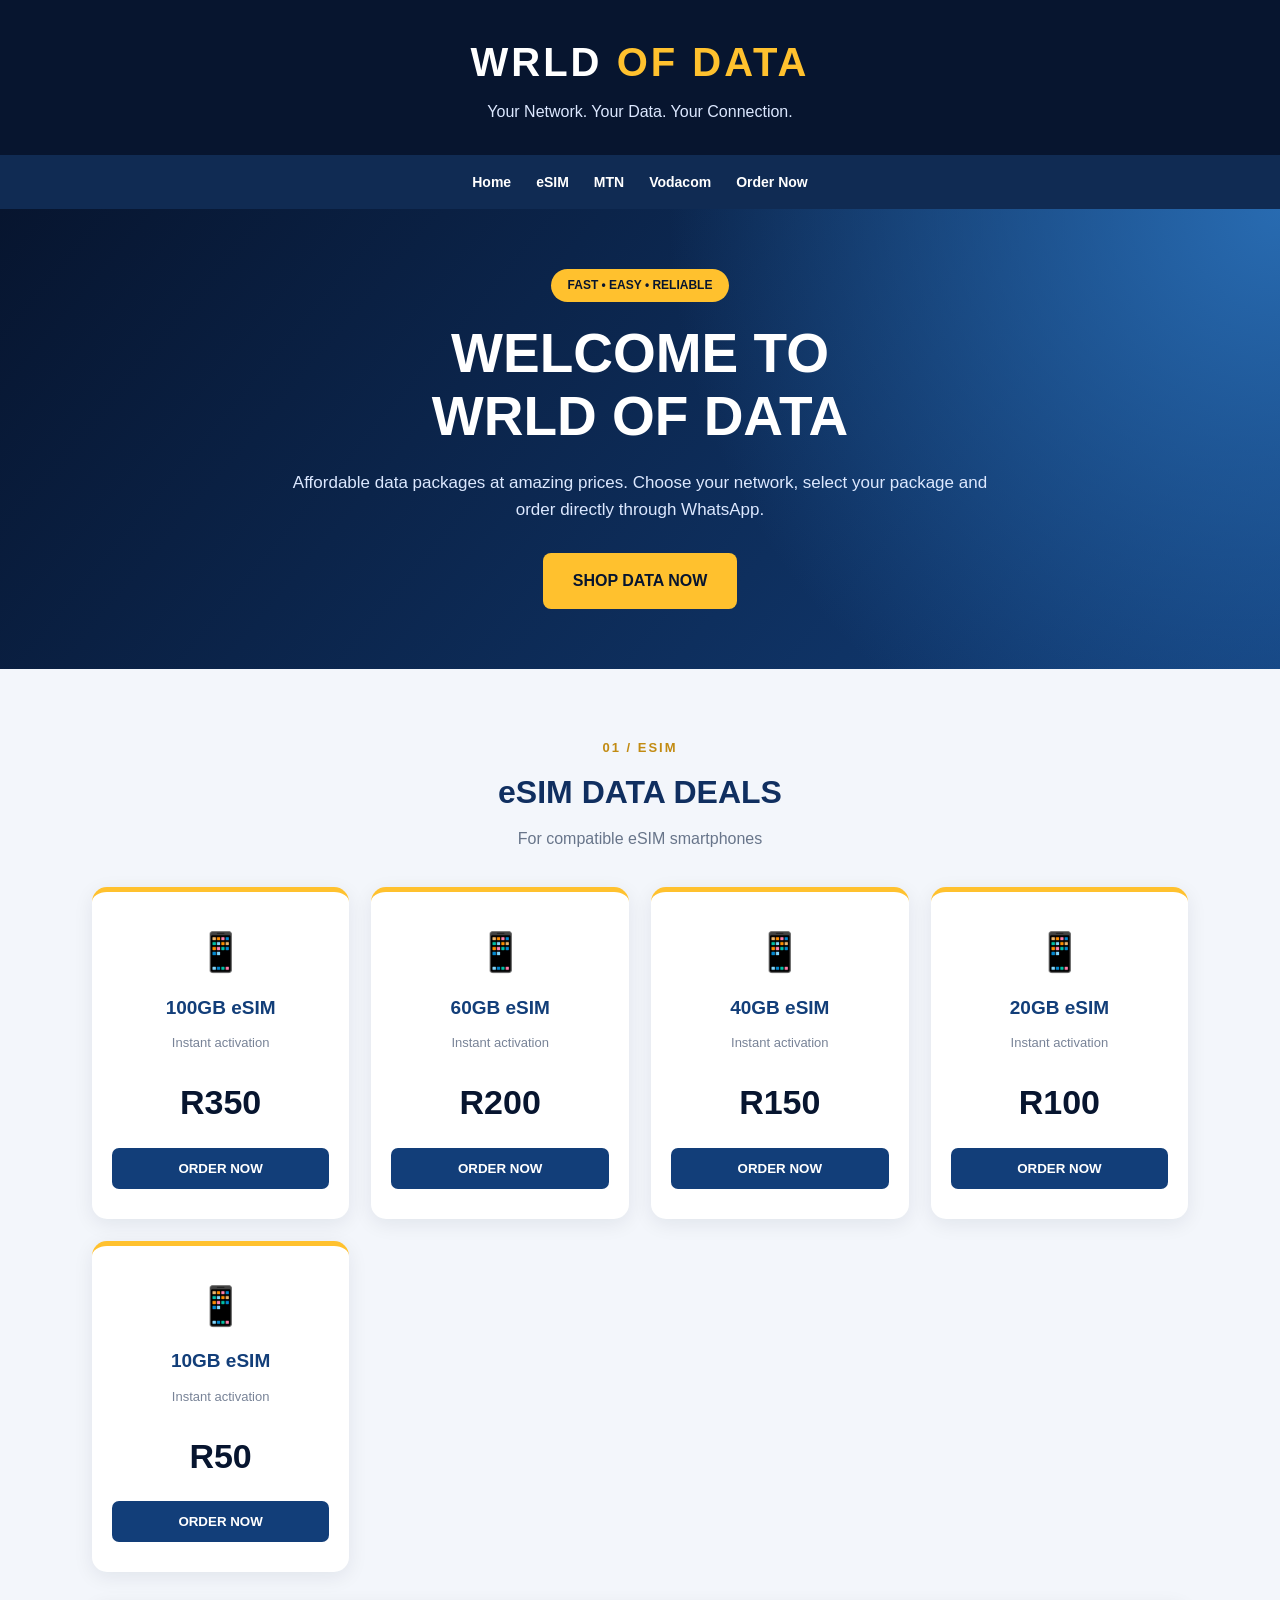
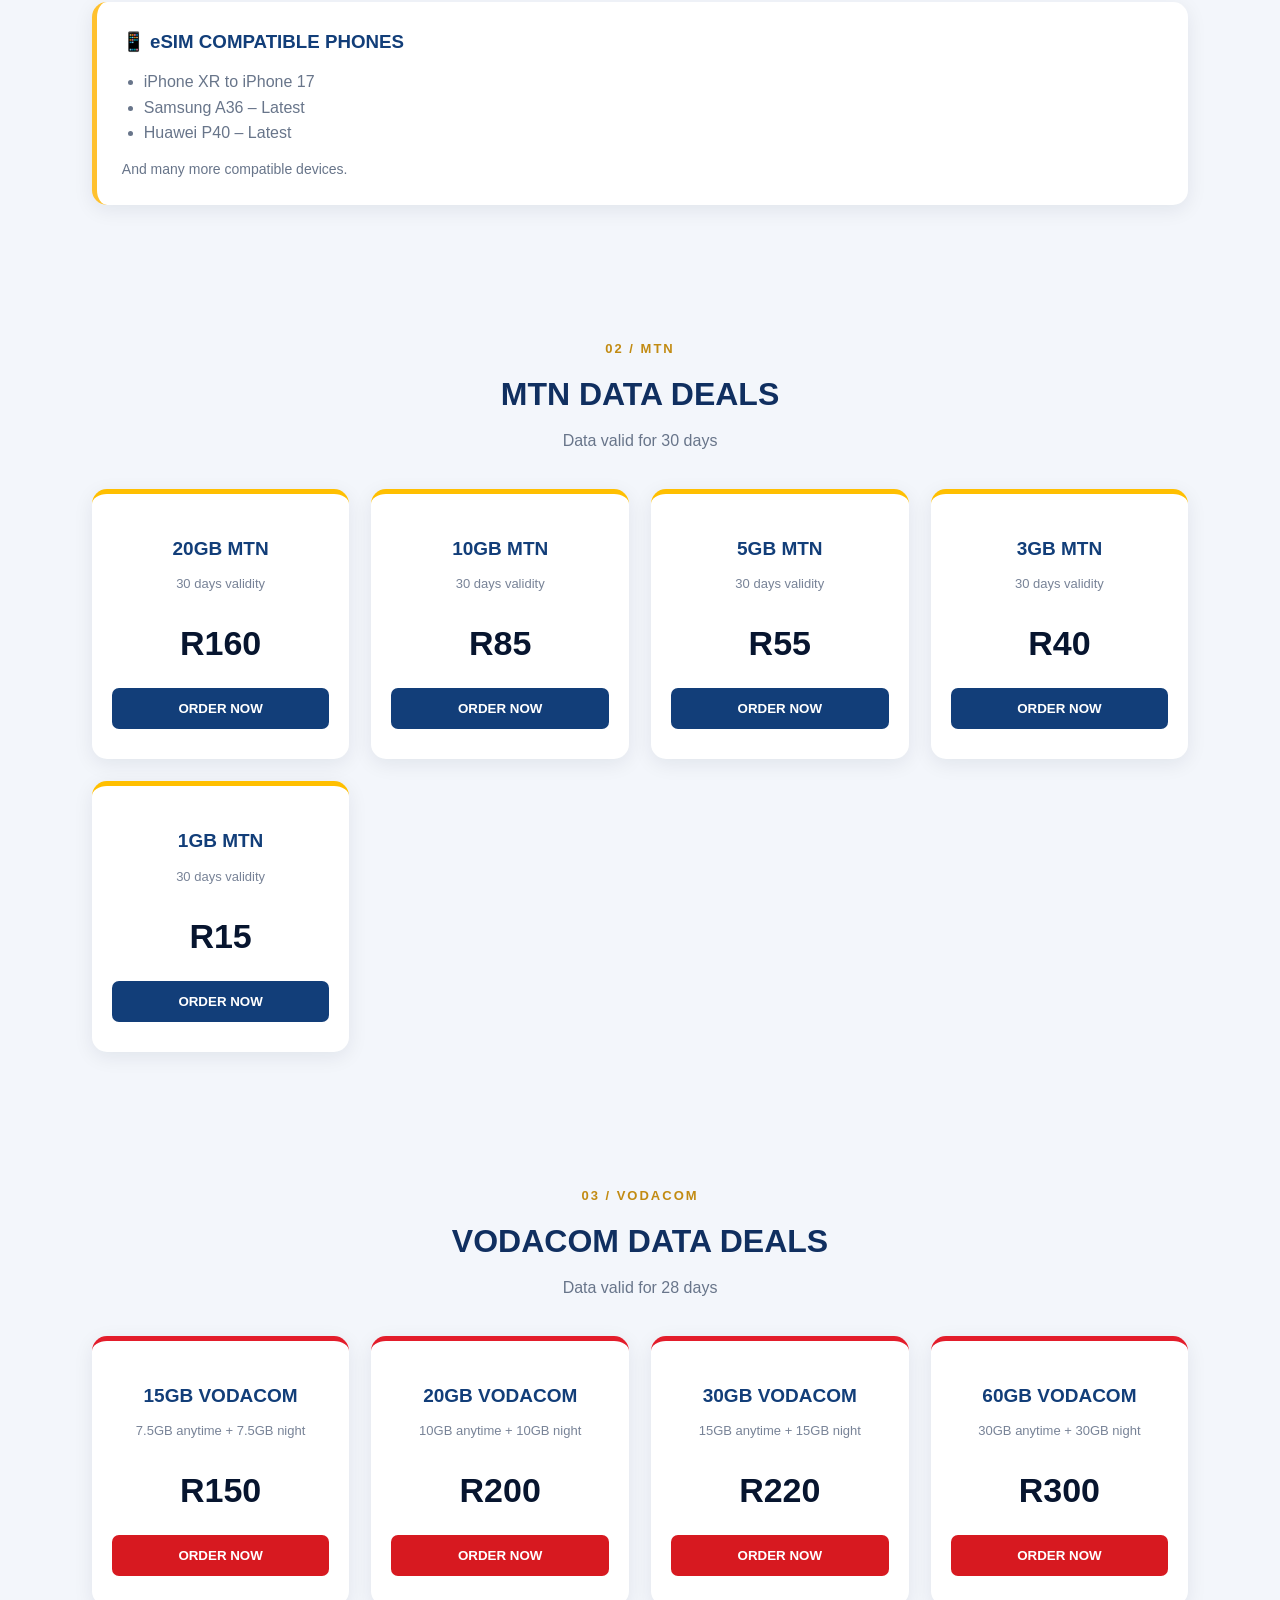
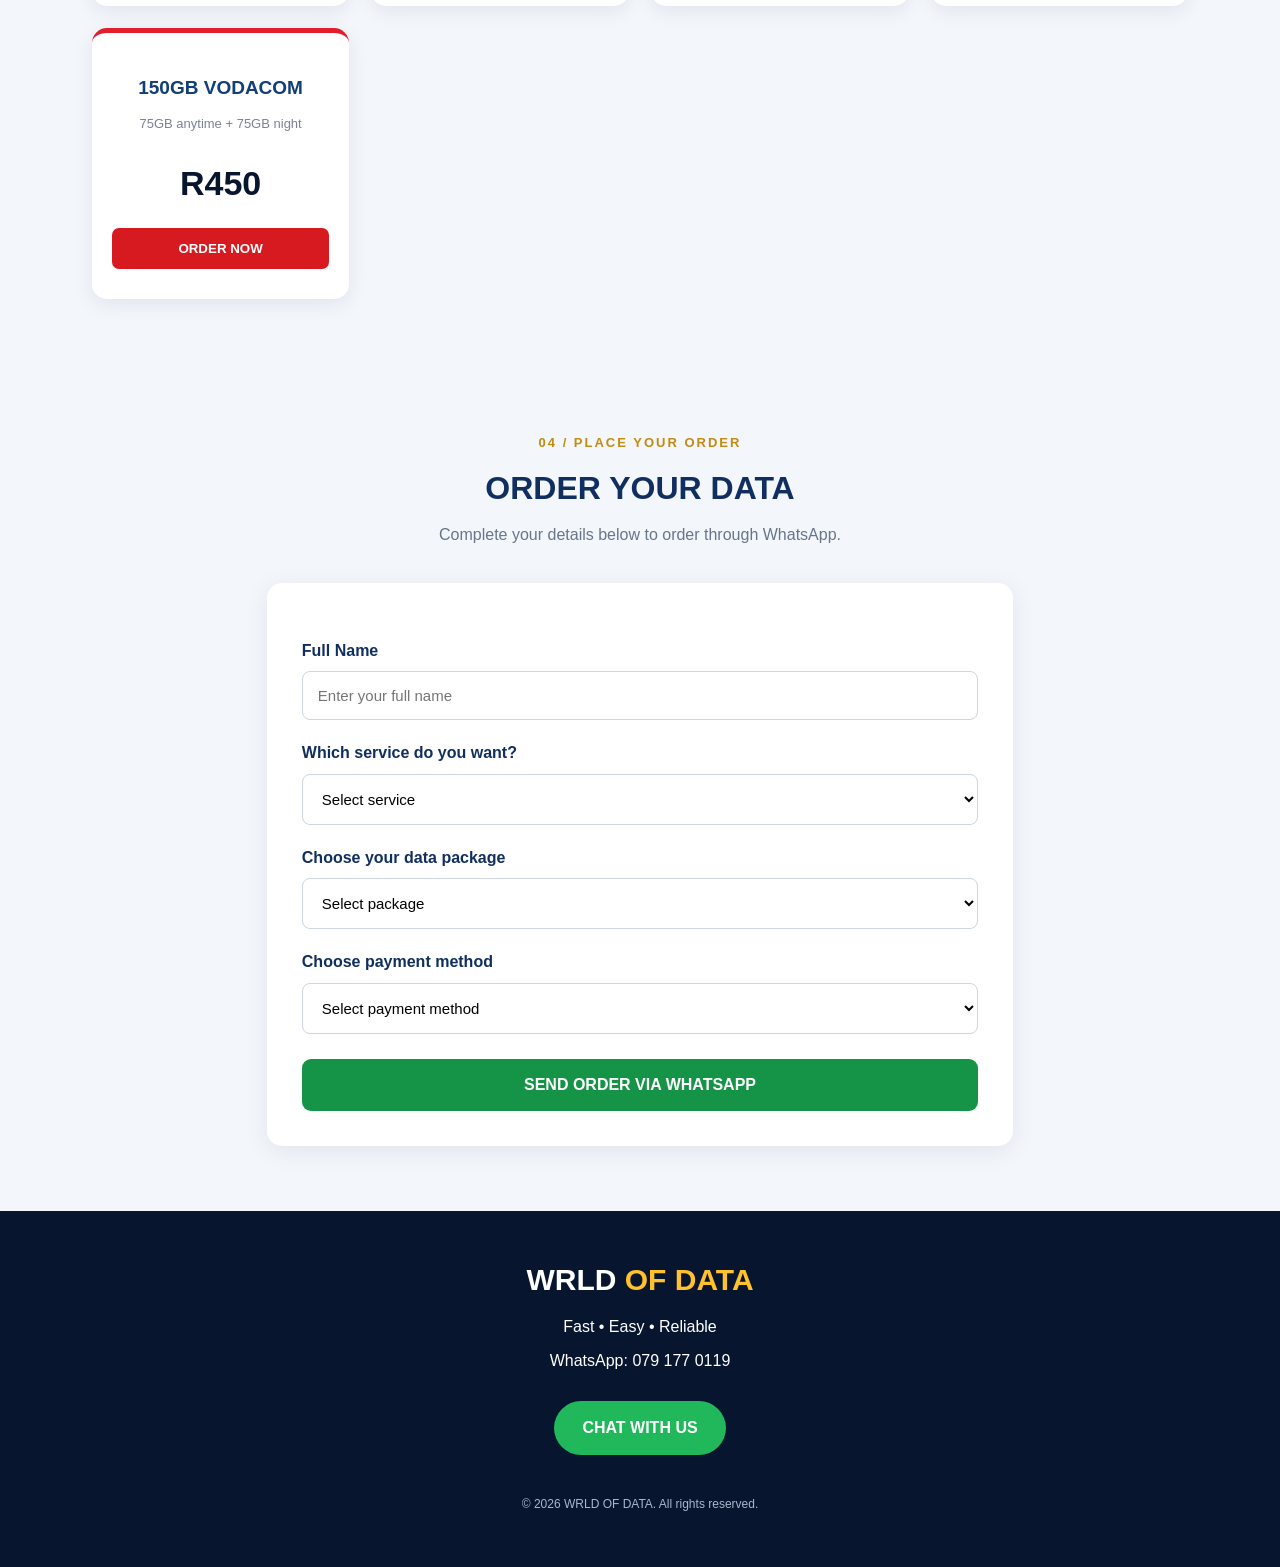
<file: index.html>
<!DOCTYPE html>
<html lang="en">
<head>
  <meta charset="UTF-8">
  <meta name="viewport" content="width=device-width, initial-scale=1.0">

  <title>WRLD OF DATA | Affordable Data Deals</title>
  <meta name="description" content="Buy affordable MTN, Vodacom and eSIM data packages. Order directly through WhatsApp.">

  <link rel="stylesheet" href="styles.css">
  <script src="script.js" defer></script>
</head>

<body>

<header class="header">
  <h1>WRLD <span>OF DATA</span></h1>
  <p>Your Network. Your Data. Your Connection.</p>
</header>

<nav class="navbar">
  <a href="#home">Home</a>
  <a href="#esim">eSIM</a>
  <a href="#mtn">MTN</a>
  <a href="#vodacom">Vodacom</a>
  <a href="#order">Order Now</a>
</nav>

<section class="hero" id="home">
  <div class="hero-content">
    <span class="tag">FAST • EASY • RELIABLE</span>
    <h2>WELCOME TO<br>WRLD OF DATA</h2>
    <p>
      Affordable data packages at amazing prices.
      Choose your network, select your package
      and order directly through WhatsApp.
    </p>
    <a href="#order" class="main-btn">SHOP DATA NOW</a>
  </div>
</section>

<!-- ESIM -->
<section class="section" id="esim">
  <div class="section-heading">
    <span>01 / ESIM</span>
    <h2>eSIM DATA DEALS</h2>
    <p>For compatible eSIM smartphones</p>
  </div>

  <div class="packages">

    <article class="package-card">
      <div class="package-icon">📱</div>
      <h3>100GB eSIM</h3>
      <p>Instant activation</p>
      <h2>R350</h2>
      <button onclick="choosePackage('eSIM','100GB')">
        ORDER NOW
      </button>
    </article>

    <article class="package-card">
      <div class="package-icon">📱</div>
      <h3>60GB eSIM</h3>
      <p>Instant activation</p>
      <h2>R200</h2>
      <button onclick="choosePackage('eSIM','60GB')">
        ORDER NOW
      </button>
    </article>

    <article class="package-card">
      <div class="package-icon">📱</div>
      <h3>40GB eSIM</h3>
      <p>Instant activation</p>
      <h2>R150</h2>
      <button onclick="choosePackage('eSIM','40GB')">
        ORDER NOW
      </button>
    </article>

    <article class="package-card">
      <div class="package-icon">📱</div>
      <h3>20GB eSIM</h3>
      <p>Instant activation</p>
      <h2>R100</h2>
      <button onclick="choosePackage('eSIM','20GB')">
        ORDER NOW
      </button>
    </article>

    <article class="package-card">
      <div class="package-icon">📱</div>
      <h3>10GB eSIM</h3>
      <p>Instant activation</p>
      <h2>R50</h2>
      <button onclick="choosePackage('eSIM','10GB')">
        ORDER NOW
      </button>
    </article>

  </div>

  <div class="compatibility">
    <h3>📱 eSIM COMPATIBLE PHONES</h3>
    <ul>
      <li>iPhone XR to iPhone 17</li>
      <li>Samsung A36 – Latest</li>
      <li>Huawei P40 – Latest</li>
    </ul>
    <p>And many more compatible devices.</p>
  </div>
</section>

<!-- MTN -->
<section class="section" id="mtn">
  <div class="section-heading">
    <span>02 / MTN</span>
    <h2>MTN DATA DEALS</h2>
    <p>Data valid for 30 days</p>
  </div>

  <div class="packages">

    <article class="package-card mtn-card">
      <h3>20GB MTN</h3>
      <p>30 days validity</p>
      <h2>R160</h2>
      <button onclick="choosePackage('MTN','20GB')">ORDER NOW</button>
    </article>

    <article class="package-card mtn-card">
      <h3>10GB MTN</h3>
      <p>30 days validity</p>
      <h2>R85</h2>
      <button onclick="choosePackage('MTN','10GB')">ORDER NOW</button>
    </article>

    <article class="package-card mtn-card">
      <h3>5GB MTN</h3>
      <p>30 days validity</p>
      <h2>R55</h2>
      <button onclick="choosePackage('MTN','5GB')">ORDER NOW</button>
    </article>

    <article class="package-card mtn-card">
      <h3>3GB MTN</h3>
      <p>30 days validity</p>
      <h2>R40</h2>
      <button onclick="choosePackage('MTN','3GB')">ORDER NOW</button>
    </article>

    <article class="package-card mtn-card">
      <h3>1GB MTN</h3>
      <p>30 days validity</p>
      <h2>R15</h2>
      <button onclick="choosePackage('MTN','1GB')">ORDER NOW</button>
    </article>

  </div>
</section>

<!-- VODACOM -->
<section class="section" id="vodacom">
  <div class="section-heading">
    <span>03 / VODACOM</span>
    <h2>VODACOM DATA DEALS</h2>
    <p>Data valid for 28 days</p>
  </div>

  <div class="packages">

    <article class="package-card voda-card">
      <h3>15GB VODACOM</h3>
      <p>7.5GB anytime + 7.5GB night</p>
      <h2>R150</h2>
      <button onclick="choosePackage('Vodacom','15GB')">ORDER NOW</button>
    </article>

    <article class="package-card voda-card">
      <h3>20GB VODACOM</h3>
      <p>10GB anytime + 10GB night</p>
      <h2>R200</h2>
      <button onclick="choosePackage('Vodacom','20GB')">ORDER NOW</button>
    </article>

    <article class="package-card voda-card">
      <h3>30GB VODACOM</h3>
      <p>15GB anytime + 15GB night</p>
      <h2>R220</h2>
      <button onclick="choosePackage('Vodacom','30GB')">ORDER NOW</button>
    </article>

    <article class="package-card voda-card">
      <h3>60GB VODACOM</h3>
      <p>30GB anytime + 30GB night</p>
      <h2>R300</h2>
      <button onclick="choosePackage('Vodacom','60GB')">ORDER NOW</button>
    </article>

    <article class="package-card voda-card">
      <h3>150GB VODACOM</h3>
      <p>75GB anytime + 75GB night</p>
      <h2>R450</h2>
      <button onclick="choosePackage('Vodacom','150GB')">ORDER NOW</button>
    </article>

  </div>
</section>

<!-- ORDER FORM -->
<section class="section order-section" id="order">

  <div class="section-heading">
    <span>04 / PLACE YOUR ORDER</span>
    <h2>ORDER YOUR DATA</h2>
    <p>Complete your details below to order through WhatsApp.</p>
  </div>

  <form id="orderForm">

    <label for="customer">Full Name</label>
    <input
      type="text"
      id="customer"
      placeholder="Enter your full name"
      required
    >

    <label for="service">Which service do you want?</label>
    <select id="service" required>
      <option value="">Select service</option>
      <option value="eSIM">eSIM Data</option>
      <option value="MTN">MTN Data</option>
      <option value="Vodacom">Vodacom Data</option>
    </select>

    <label for="package">Choose your data package</label>
    <select id="package" required>
      <option value="">Select package</option>
    </select>

    <div id="numberField" class="hidden">
      <label for="recipient">
        Which number should receive the data?
      </label>
      <input
        type="tel"
        id="recipient"
        placeholder="Enter cellphone number"
      >
    </div>

    <div id="phoneField" class="hidden">
      <label for="phoneModel">
        Which phone are you using?
      </label>
      <input
        type="text"
        id="phoneModel"
        placeholder="Example: iPhone 13 or Samsung S24"
      >
      <p class="help-text">
        Please make sure your phone supports eSIM.
      </p>
    </div>

    <label for="payment">Choose payment method</label>
    <select id="payment" required>
      <option value="">Select payment method</option>
      <option value="Capitec payment">Pay via Capitec</option>
      <option value="Pay in person">Pay in person</option>
    </select>

    <div id="paymentInfo" class="payment-info hidden"></div>

    <div id="proofField" class="hidden">
      <label for="proof">Upload proof of payment</label>
      <input
        type="file"
        id="proof"
        accept="image/*,.pdf"
      >
      <p class="help-text">
        After WhatsApp opens, attach the proof of payment
        manually before sending your order.
      </p>
    </div>

    <button type="submit" class="submit-btn">
      SEND ORDER VIA WHATSAPP
    </button>

  </form>
</section>

<footer>
  <h2>WRLD <span>OF DATA</span></h2>
  <p>Fast • Easy • Reliable</p>
  <p>WhatsApp: 079 177 0119</p>

  <a
    href="https://wa.me/27791770119"
    class="whatsapp-btn"
    target="_blank"
  >
    CHAT WITH US
  </a>

  <p class="copyright">
    © 2026 WRLD OF DATA. All rights reserved.
  </p>
</footer>

</body>
</html>
</file>
<file: styles.css>
* {
  margin: 0;
  padding: 0;
  box-sizing: border-box;
}

html {
  scroll-behavior: smooth;
}

body {
  font-family: Arial, Helvetica, sans-serif;
  background: #f3f6fb;
  color: #10213e;
  line-height: 1.6;
}

/* HEADER */

.header {
  text-align: center;
  padding: 30px 15px;
  background: #07152f;
  color: white;
}

.header h1 {
  font-size: 40px;
  letter-spacing: 3px;
  font-weight: 900;
}

.header h1 span,
footer h2 span {
  color: #ffc12e;
}

.header p {
  color: #dce8ff;
  margin-top: 5px;
}

/* NAVIGATION */

.navbar {
  display: flex;
  justify-content: center;
  flex-wrap: wrap;
  gap: 25px;
  padding: 16px;
  background: #102b53;
  position: sticky;
  top: 0;
  z-index: 100;
}

.navbar a {
  color: white;
  text-decoration: none;
  font-weight: bold;
  font-size: 14px;
}

.navbar a:hover {
  color: #ffc12e;
}

/* HERO */

.hero {
  min-height: 440px;
  display: flex;
  align-items: center;
  justify-content: center;
  text-align: center;
  padding: 60px 20px;
  background:
    radial-gradient(circle at top right, #286bb1, transparent 45%),
    linear-gradient(130deg, #07152f, #123e79);
  color: white;
}

.hero-content {
  max-width: 700px;
}

.tag {
  display: inline-block;
  background: #ffc12e;
  color: #07152f;
  padding: 7px 17px;
  border-radius: 30px;
  font-size: 12px;
  font-weight: bold;
  margin-bottom: 20px;
}

.hero h2 {
  font-size: clamp(32px, 6vw, 55px);
  line-height: 1.15;
  margin-bottom: 20px;
}

.hero p {
  font-size: 17px;
  color: #dce8ff;
  margin-bottom: 30px;
}

.main-btn {
  display: inline-block;
  background: #ffc12e;
  color: #07152f;
  padding: 15px 30px;
  border-radius: 8px;
  text-decoration: none;
  font-weight: bold;
  transition: .3s;
}

.main-btn:hover {
  background: white;
  transform: translateY(-3px);
}

/* SECTIONS */

.section {
  padding: 65px 6%;
  max-width: 1250px;
  margin: auto;
  scroll-margin-top: 75px;
}

.section-heading {
  text-align: center;
  margin-bottom: 35px;
}

.section-heading span {
  color: #c28b12;
  font-weight: bold;
  font-size: 13px;
  letter-spacing: 2px;
}

.section-heading h2 {
  color: #102f60;
  font-size: 32px;
  margin: 8px 0;
}

.section-heading p {
  color: #68758a;
}

/* PACKAGES */

.packages {
  display: grid;
  grid-template-columns: repeat(auto-fit, minmax(210px, 1fr));
  gap: 22px;
}

.package-card {
  background: white;
  padding: 30px 20px;
  border-radius: 15px;
  text-align: center;
  border-top: 5px solid #ffc12e;
  box-shadow: 0 5px 20px rgba(7, 21, 47, .08);
  transition: .3s;
}

.package-card:hover {
  transform: translateY(-7px);
  box-shadow: 0 12px 25px rgba(7, 21, 47, .15);
}

.package-card h3 {
  color: #123e79;
  font-size: 19px;
  margin: 10px 0;
}

.package-card p {
  color: #788397;
  font-size: 13px;
  min-height: 24px;
}

.package-card h2 {
  font-size: 34px;
  color: #07152f;
  margin: 18px 0;
}

.package-icon {
  font-size: 38px;
}

.package-card button {
  background: #123e79;
  color: white;
  padding: 13px 20px;
  border: none;
  border-radius: 7px;
  font-weight: bold;
  cursor: pointer;
  width: 100%;
  transition: .3s;
}

.package-card button:hover {
  background: #ffc12e;
  color: #07152f;
}

.mtn-card {
  border-top-color: #ffbf00;
}

.voda-card {
  border-top-color: #e31d2b;
}

.voda-card button {
  background: #d71920;
}

/* ESIM COMPATIBILITY GUIDE */

.compatibility {
  margin-top: 30px;
  padding: 25px;
  background: white;
  border-radius: 15px;
  border-left: 5px solid #ffc12e;
  box-shadow: 0 5px 20px rgba(7, 21, 47, .08);
}

.compatibility h3 {
  color: #123e79;
  margin-bottom: 12px;
}

.compatibility ul {
  padding-left: 22px;
  color: #68758a;
}

.compatibility p {
  margin-top: 12px;
  color: #68758a;
  font-size: 14px;
}

/* ORDER FORM */

.order-section {
  max-width: 900px;
}

.order-section form {
  background: white;
  padding: 35px;
  border-radius: 15px;
  box-shadow: 0 5px 25px rgba(7, 21, 47, .08);
}

form label {
  display: block;
  font-weight: bold;
  margin: 20px 0 8px;
  color: #102f60;
}

form input,
form select {
  width: 100%;
  padding: 15px;
  border: 1px solid #ccd5e2;
  border-radius: 8px;
  font-size: 15px;
  background: #fff;
  outline: none;
}

form input:focus,
form select:focus {
  border-color: #1762ae;
  box-shadow: 0 0 0 3px rgba(23, 98, 174, .1);
}

.help-text {
  font-size: 13px;
  color: #6b778a;
  margin-top: 9px;
}

.hidden {
  display: none !important;
}

/* PAYMENT */

.payment-info {
  margin-top: 18px;
  padding: 18px;
  border-radius: 9px;
  background: #fff5d9;
  border-left: 4px solid #ffc12e;
  color: #544016;
  font-size: 14px;
}

/* SUBMIT */

.submit-btn {
  width: 100%;
  margin-top: 25px;
  padding: 17px;
  border: none;
  border-radius: 9px;
  background: #159447;
  color: white;
  font-size: 16px;
  font-weight: bold;
  cursor: pointer;
  transition: .3s;
}

.submit-btn:hover {
  background: #0d6d32;
}

/* FOOTER */

footer {
  background: #07152f;
  color: white;
  text-align: center;
  padding: 45px 20px;
}

footer h2 {
  font-size: 30px;
  margin-bottom: 10px;
}

footer p {
  margin: 8px;
}

.whatsapp-btn {
  display: inline-block;
  margin: 20px 0;
  background: #20b85a;
  color: white;
  text-decoration: none;
  padding: 14px 28px;
  border-radius: 30px;
  font-weight: bold;
}

.whatsapp-btn:hover {
  background: #138b40;
}

.copyright {
  font-size: 12px;
  color: #aab8cc;
  margin-top: 20px;
}

/* MOBILE RESPONSIVENESS */

@media (max-width: 600px) {

  .header h1 {
    font-size: 30px;
  }

  .navbar {
    gap: 13px;
    padding: 14px 8px;
  }

  .navbar a {
    font-size: 12px;
  }

  .hero {
    min-height: 380px;
  }

  .hero h2 {
    font-size: 34px;
  }

  .section {
    padding: 45px 18px;
  }

  .section-heading h2 {
    font-size: 25px;
  }

  .packages {
    grid-template-columns: 1fr;
  }

  .order-section form {
    padding: 22px 16px;
  }

}
</file>
